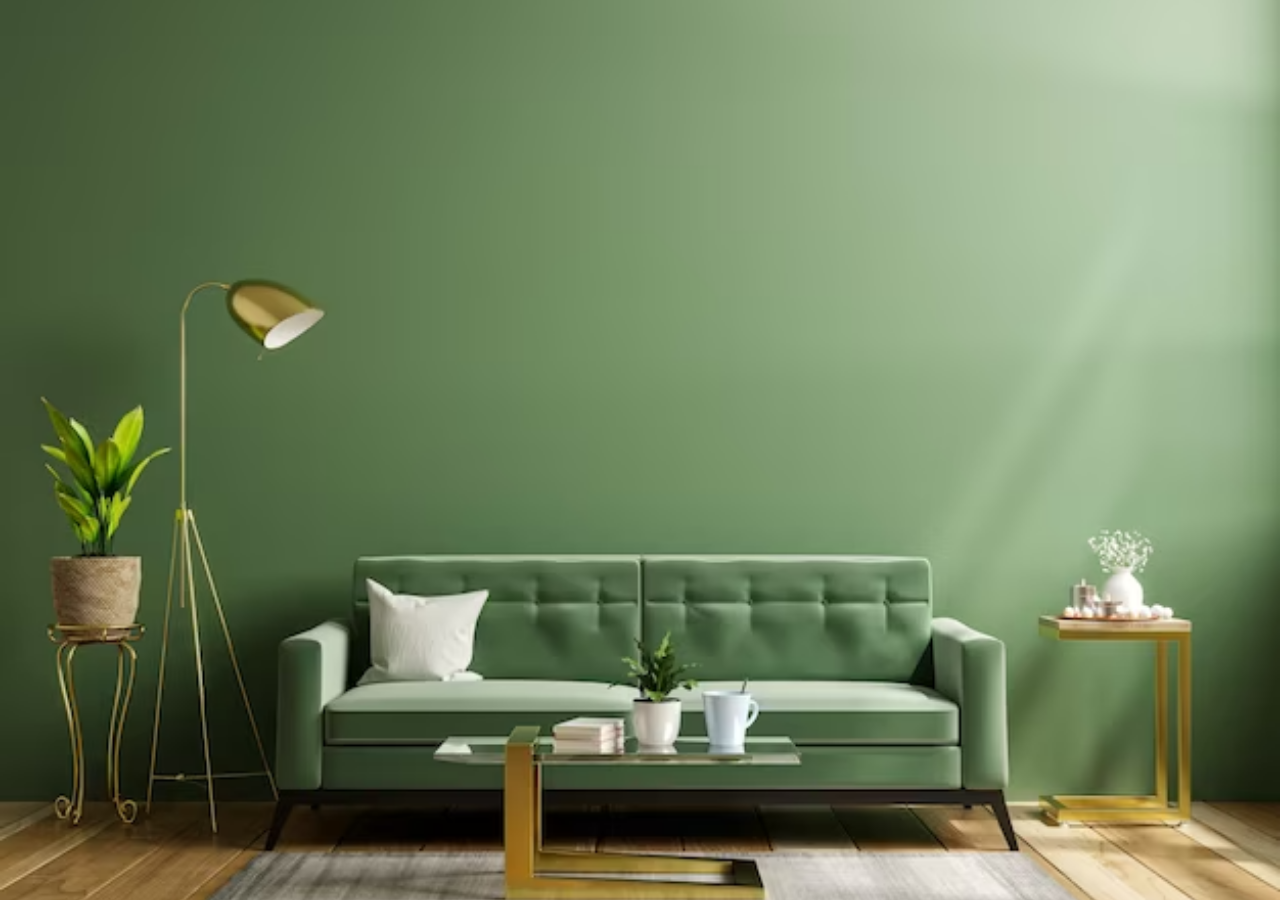
<file: index.html>
<!DOCTYPE html>
<html lang="en">
<head>
    <meta charset="UTF-8">
    <meta name="viewport" content="width=device-width, initial-scale=1.0">
    <title>Pinturas Grace</title>
    <link rel="stylesheet" href="./css/index.css">
</head>
<body>
    <div class="fondo"></div>
    <div class="header">
        <div class="container">
            <img src="./css/svg/logo.svg" alt="logo">
            <p>
                <div id="container">
                    <span id="text1"></span>
                    <span id="text2"></span>
                </div>
                <svg id="filters">
                    <defs>
                        <filter id="threshold">
                            <feColorMatrix in="SourceGraphic"
                                    type="matrix"
                                    values="1 0 0 0 0
                                            0 1 0 0 0
                                            0 0 1 0 0
                                            0 0 0 255 -140" />
                        </filter>
                    </defs>
                </svg>
            </p>
        </div>
    </div>
    <script src="./js/index.js"></script>
</body>
</html>
</file>
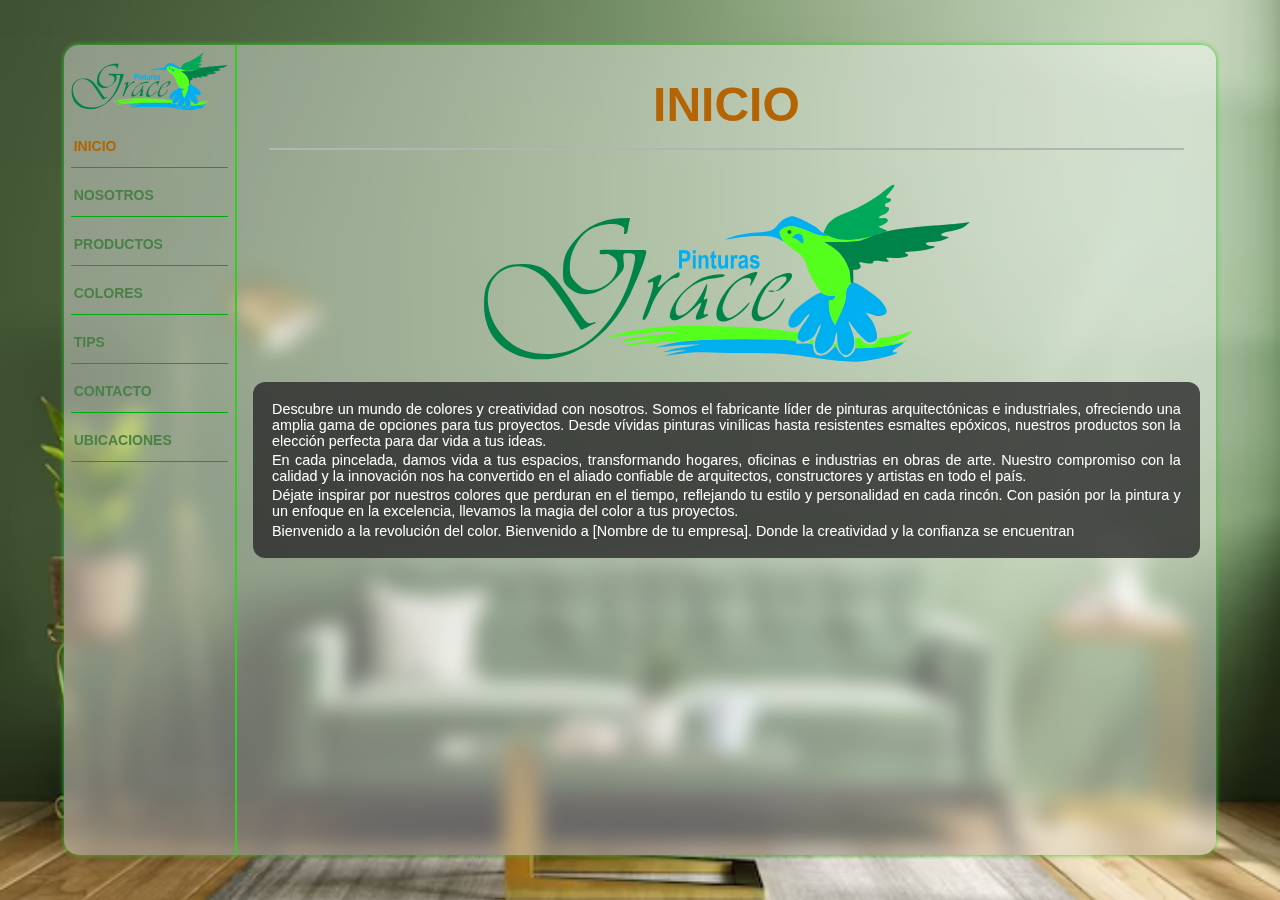
<file: html/Principal.html>
<!DOCTYPE html>
<html lang="es">

<head>
    <meta charset="UTF-8">
    <meta name="viewport" content="width=device-width, initial-scale=1.0">
    <title>Pinturas Grace | Inicio</title>
    <meta name="description"
        content="Bienvenido a Pinturas Grace, el mejor lugar para encontrar una amplia selección de productos de pintura de alta calidad. Descubre nuestras pinturas decorativas y especializadas para interiores y exteriores. ¡Embellece tus espacios con nuestras opciones de colores y acabados!">
    <meta name="keywords"
        content="Pinturas Grace, productos de pintura, pintura decorativa, pintura para interiores, pintura para exteriores">
    <link rel="stylesheet" href="../css/Principal.css">
</head>

<body>
    <div class="container">
        <nav class="nav">
            <img src="../css/svg/logo.svg" alt="Logo Pinturas Grace" title="Pinturas Grace" class="nav__logo">
            <ul class="nav__list">
                <li><a href="#" onclick="mostrarDiv('inicio')">INICIO</a></li>
                <li><a href="#" onclick="mostrarDiv('nosotros')">NOSOTROS</a></li>
                <li><a href="#" onclick="mostrarDiv('productos')">PRODUCTOS</a></li>
                <li><a href="#" onclick="mostrarDiv('colores')">COLORES</a></li>
                <li><a href="#" onclick="mostrarDiv('tips')">TIPS</a></li>
                <li><a href="#" onclick="mostrarDiv('contacto')">CONTACTO</a></li>
                <li><a href="#" onclick="mostrarDiv('ubicaciones')">UBICACIONES</a></li>
            </ul>
        </nav>

        <div class="content">
            <div id="inicio" class="contenido inicio">
                <h2 class="title">INICIO</h2>
                <img src="../css/svg/logo.svg" alt="Logo de Pinturas Grace" class="inicio__logo">
                <div class="paragraph__container">
                    <p class="paragraph">
                        Descubre un mundo de colores y creatividad con nosotros. Somos el fabricante líder de pinturas
                        arquitectónicas e industriales, ofreciendo una amplia gama de opciones para tus proyectos. Desde
                        vívidas pinturas vinílicas hasta resistentes esmaltes epóxicos, nuestros productos son la
                        elección perfecta para dar vida a tus ideas.
                    </p>
                    <p class="paragraph">
                        En cada pincelada, damos vida a tus espacios, transformando hogares, oficinas e industrias en
                        obras de arte. Nuestro compromiso con la calidad y la innovación nos ha convertido en el aliado
                        confiable de arquitectos, constructores y artistas en todo el país.
                    </p>
                    <p class="paragraph">
                        Déjate inspirar por nuestros colores que perduran en el tiempo, reflejando tu estilo y
                        personalidad en cada rincón. Con pasión por la pintura y un enfoque en la excelencia, llevamos
                        la magia del color a tus proyectos.
                    </p>
                    <p class="paragraph">
                        Bienvenido a la revolución del color. Bienvenido a [Nombre de tu empresa]. Donde la creatividad
                        y la confianza se encuentran
                    </p>
                </div>
            </div>
            <div id="nosotros" class="contenido hidden">
                <h2 class="title">NOSOTROS</h2>
                <div class="nosotros__tarjetas__container">
                    <div class="nosotros__card">
                        <div class="card__pre-hover">
                            <h3 class="card__title">MISION</h3>
                            <img src="../css/svg/mision.svg" alt="mision_svg" class="card__pre-hover__img">
                        </div>
                        <div class="card__content">
                            <h3 class="card__title card__title-shadow">MISION</h3>
                            <p class="card__paragraph">Cubrir las necesidades de decoración y protección ambiental de
                                las propiedades de la
                                sociedad.</p>
                        </div>
                    </div>
                    <div class="nosotros__card">
                        <div class="card__pre-hover">
                            <h3 class="card__title">VISION</h3>
                            <img src="../css/svg/vision.svg" alt="vision_svg" class="card__pre-hover__img">
                        </div>
                        <div class="card__content">
                            <h3 class="card__title card__title-shadow">VISION</h3>
                            <p class="card__paragraph">Ser líder en el mercado de pinturas y recubrimientos, con
                                presencia a nivel nacional,
                                que se distinga por productos amigables con el medio ambiente.</p>
                        </div>
                    </div>
                    <div class="nosotros__card">
                        <div class="card__pre-hover">
                            <h3 class="card__title">POLITICA DE CALIDAD</h3>
                            <img src="../css/svg/calidad.svg" alt="calidad_svg" class="card__pre-hover__img">
                        </div>
                        <div class="card__content">
                            <h3 class="card__title card__title-shadow">POLITICA DE CALIDAD</h3>
                            <p class="card__paragraph">Lograr la satisfacción total de los clientes y cubrir con los
                                requisitos acordados en
                                todos los productos que fabricamos a través de la mejora continua aplicada a nuestro
                                sistema de gestión de calidad.</p>
                        </div>
                    </div>
                </div>
            </div>
            <div id="productos" class="contenido hidden">
                <h2 class="title">PRODUCTOS</h2>
            </div>
            <div id="colores" class="contenido hidden">
                <h2 class="title">COLORES</h2>
                <div class="contenido-colores">
                    <div class="mockup">
                        <div class="selector">
                            <div class="color-picker">
                                <select class="colorCategory" id="colorCategory" onchange="showColorsByCategory()">
                                    <option value="Amarillos">Tonos Amarillos</option>
                                    <option value="Naranjas">Tono Naranjas</option>
                                    <option value="Rojos">Tonos Rojos</option>
                                    <option value="Violetas">Tonos Violetas</option>
                                    <option value="Azules">Tonos Azules</option>
                                    <option value="Verdes">Tonos Verdes</option>
                                    <option value="Grises">Tonos Grises</option>
                                    <option value="Marrones">Tonos Marrones</option>
                                    <option value="BlancosNegros">Tonos Blancos y Negros</option>
                                </select>
                            </div>
                            <div class="color-list" id="colorList"></div>
                        </div>
                        <div class="canvas-container">
                            <div class="canvas" id="canvas">
                                <img src="../css/img/Suelo.png" alt="Suelo">
                                <div class="color"></div>
                                <img src="../css/img/Objetos.png" alt="Objetos">
                            </div>
                            <div id="selectedColorName" class="selectedColorName"></div>
                        </div>
                    </div>
                </div>
            </div>
            <div id="tips" class="contenido hidden">
                <h2 class="title">TIPS DE COLOR</h2>
                <div class="tips__container">
                    <div class="paragraph__container">
                        <p class="paragraph">Luz y luminosidad: Si deseas que una habitación se vea más luminosa, opta por
                            colores claros en las paredes y techos.
                            Los colores claros reflejan mejor la luz y hacen que el espacio parezca más amplio y aireado.</p>
                        <p class="paragraph">Contraste y acento: Utiliza colores contrastantes para destacar elementos
                            arquitectónicos, como molduras, puertas o ventanas.
                            Un color más oscuro o brillante en estos detalles puede realzar el diseño de la habitación.</p>
                        <p class="paragraph">Sensación acogedora: Colores cálidos como tonos tierra (marrones, terracotas,
                            etc.) y tonos amarillos pueden crear un ambiente
                            acogedor y relajante en espacios como el salón o el dormitorio.</p>
                        <p class="paragraph">Amplitud en espacios pequeños: Si deseas que una habitación pequeña se vea más
                            grande, utiliza colores claros en todas las
                            paredes y techos. Esto ayudará a que el espacio se sienta más expansivo.</p>
                        <p class="paragraph">Neutralidad y versatilidad: Los colores neutros como el blanco, beige, gris
                            claro, etc., son versátiles y fáciles de combinar
                            con diferentes estilos de decoración.</p>
                        <p class="paragraph">Colores inspiradores: Considera el uso de colores inspiradores en espacios
                            creativos o áreas de trabajo, como el azul para
                            fomentar la concentración o el verde para la relajación.</p>
                        <p class="paragraph">Armonía de colores: Utiliza la rueda de colores para encontrar combinaciones
                            armoniosas. Los colores análogos
                            (los cercanos en la rueda) crean una sensación de armonía y cohesión en la decoración.</p>
                        <p class="paragraph">Integración de espacios: Si tienes un espacio de concepto abierto o áreas
                            conectadas visualmente, elige una paleta de colores
                            coherente para mantener la continuidad entre los espacios.</p>
                        <p class="paragraph">Efecto de techo más alto: Si deseas que el techo parezca más alto, pinta las
                            paredes con un color más claro que el del techo.
                            Esto dará la ilusión de mayor altura.</p>
                        <p class="paragraph">Experimenta con muestras: Antes de pintar toda la habitación, prueba los
                            colores que te gusten en pequeñas áreas o muestras
                            para ver cómo se ven a diferentes horas del día y bajo diferentes condiciones de luz.</p>
                    </div>
                    <div class="img__container">
                        <img src="../css/img/house-colors.jpg" alt="Casas de colores" title="Casas de colores"
                            class="tips__img">
                    </div>
                </div>
            </div>
            <div id="contacto" class="contenido hidden">
                <h2 class="title">Nuestras redes sociales y contacto</h2>
                <div class="contenido-social">
                    <p>Solo da clic en cualquier enlace</p>
                    <div class="enlaces-sociales">
                        <div class="whatsapp">
                            <p>Nuestro WhatsApp</p>
                            <a href="https://api.whatsapp.com/send?phone=+525535535847&text=Hola,%20me%20gustar&iacute;a%20recibir%20mas%20informaci&oacute;n%20acerca%20de%20sus%20productos"
                                target="_blank" rel="noopener">
                                <img src="../css/svg/whatsapp.svg" alt="WhatsApp">
                            </a>
                        </div>
                        <div class="phone">
                            <p>Teléfonos</p>
                            <div class="nums">
                                <div class="num1">
                                    <a href="tel:5558840290">
                                        <img src="../css/svg/phone.svg" alt="Llamada"> 55 5884 0290
                                    </a>
                                </div>
                                <div class="num2">
                                    <a href="tel:5558843034">
                                        <img src="../css/svg/phone.svg" alt="Llamada"> 55 5884 3034
                                    </a>
                                </div>
                            </div>
                        </div>
                        <div class="fb">
                            <p>Nuestra página de Facebook</p>
                            <a href="https://www.facebook.com/profile.php?id=100069054612162" target="_blank">
                                <img src="../css/svg/facebook.svg" alt="Facebook">
                            </a>
                        </div>
                        <div class="mail">
                            <p>Nuestro correo de contacto</p>
                            <a href="mailto:ventas@pinturasgrace.com.mx">
                                <img src="../css/svg/mail.svg" alt="Correo">
                            </a>
                        </div>
                    </div>
                </div>
            </div>
            <div id="ubicaciones" class="contenido hidden">
                <h2 class="title">Nuestras Ubicaciones</h2>
                <div class="contenido-ubicaciones">
                    <div class="mapas">
                        <div class="mapa1">
                            <p>Nuestra Empresa y Oficinas</p>
                            <iframe
                                src="https://www.google.com/maps/embed?pb=!1m14!1m8!1m3!1d60135.3846962948!2d-99.2404783513672!3d19.607556200000005!3m2!1i1024!2i768!4f13.1!3m3!1m2!1s0x85d1f72b16ba9ba5%3A0x139a50bda7aea190!2sPinturas%20Grace!5e0!3m2!1ses!2smx!4v1690390778652!5m2!1ses!2smx"
                                allowfullscreen="" loading="lazy" referrerpolicy="no-referrer-when-downgrade"
                                title="Mapa de nuestra empresa y oficinas"></iframe>
                        </div>
                        <div class="mapa2">
                            <p>Nuestra tienda</p>
                            <iframe
                                src="https://www.google.com/maps/embed?pb=!1m14!1m8!1m3!1d60135.3846962948!2d-99.2404783513672!3d19.607556200000005!3m2!1i1024!2i768!4f13.1!3m3!1m2!1s0x85d1f5be7fcf15b1%3A0x1dc7c64189de909a!2sPinturas%20Grace%20Tienda%20Tultitl%C3%A1n!5e0!3m2!1ses!2smx!4v1690394754092!5m2!1ses!2smx"
                                allowfullscreen="" loading="lazy" referrerpolicy="no-referrer-when-downgrade"
                                title="Mapa de nuestra tienda"></iframe>
                        </div>
                    </div>
                </div>
            </div>
        </div>
    </div>
    <script src="../js/Principal.js"></script>
</body>

</html>
</file>
<file: css/index.css>
/* Importar fuente de Google Fonts */
@import url('https://fonts.googleapis.com/css?family=Raleway:900&display=swap');

/* Estilo de reinicio para todos los elementos */
* {
    margin: 0;
    padding: 0;
}

/* Estilo para el fondo de la página */
.fondo {
    height: 100vh;
    width: 100%;
    /* Fondo con imagen centrada y ajustada al tamaño de la ventana */
    background: url(./img/mpselsvdsfvor3d.png) no-repeat center;
    background-size: cover;
    position: absolute;
}

/* Estilo para el encabezado con animación de desvanecer */
.header {
    opacity: 0;
    height: 100vh;
    width: 100%;
    /* Fondo con imagen centrada y ajustada al tamaño de la ventana */
    background: url(./img/mpselsvdsfvor3d.png) no-repeat center;
    background-size: cover;
    background-attachment: fixed;
    position: relative;
    /* Animación de desvanecer con duración de 9 segundos */
    animation-name: desvanecer;
    animation-duration: 9s;
    animation-iteration-count: 1;
}

/* Animación de desvanecer con opacidad */
@keyframes desvanecer {
    0% {
        opacity: 1;
    }
    90% {
        opacity: 1;
    }
    100% {
        opacity: 0;
    }
}

/* Estilo para el contenedor principal */
.container {
    /* Fondo con transparencia y efecto de desenfoque */
    background: rgba(255, 255, 255, 0.4);
    backdrop-filter: blur(5%);
    padding: 1%;
    position: absolute;
    width: 45%;
    top: 50%;
    left: 50%;
    transform: translate(-50%, -50%);
    /* Propiedades específicas para navegadores */
    -webkit-transform: translate(-50%, -50%);
    -moz-transform: translate(-50%, -50%);
    -ms-transform: translate(-50%, -50%);
    -o-transform: translate(-50%, -50%);
}

/* Estilo para el contenedor de texto */
#container {
    position: relative;
    margin: auto;
    width: 100%;
    height: 80pt;
    top: 50%;
    left: 50%;
    transform: translate(-50%, 20%);
    /* Propiedades específicas para navegadores */
    -webkit-transform: translate(-50%, 20%);
    -moz-transform: translate(-50%, 20%);
    -ms-transform: translate(-50%, 20%);
    -o-transform: translate(-50%, 20%);
}

/* Estilo para los elementos de texto */
#text1, #text2 {
    position: absolute;
    width: 100%;
    display: inline-block;
    font-family: 'Raleway', sans-serif;
    font-size: 80pt;
    text-align: center;
    /* Evita la selección del texto */
    user-select: none;
}
</file>
<file: css/Principal.css>
/*Estilo de reinicio para todos los elementos */
* {
    margin: 0;
    padding: 0;
    box-sizing: border-box;
}

/* Estilo para el cuerpo de la página */
body {
    /* Fondo con imagen centrada y ajustada al tamaño de la ventana */
    background: url(./img/mpselsvdsfvor3d.png) no-repeat center;
    height: 100vh;
    width: 100%;
    background-size: cover;
    overflow: hidden;
}

/* Estilo para el contenido que se oculta y aparece con transición */
.contenido {
    transition: opacity 0.5s ease, visibility 0.5s ease;
    opacity: 0;
    visibility: hidden;
}

/* Estilo para el contenido visible */
.visible {
    opacity: 1;
    visibility: visible;
}
/* Estilo para el contenedor principal */
.container {
    /* Grid container con 20 columnas y altura automática según el contenido */
    display: grid;
    grid-template-columns: repeat(20, 1fr);
    grid-auto-rows: minmax(100px, auto);

    /* Posicionamiento en el centro de la pantalla */
    position: absolute;
    width: 90%;
    height: 90%;
    top: 50%;
    left: 50%;
    transform: translate(-50%, -50%);

    /* Fondo con transparencia y efecto de desenfoque */
    background: rgba(255, 255, 255, 0.4);
    backdrop-filter: blur(10px);

    /* Sombra para el contenedor */
    box-shadow: 0 0 5px #36cb25;

    /* Bordes redondeados */
    border-radius: 15px;

    /* Oculta el desbordamiento de los contenidos */
    overflow: hidden;

    /* Animación de entrada con opacidad */
    animation-name: entrada;
    animation-duration: 1.5s;
    animation-iteration-count: 1;
    opacity: 1;
}

/* Animación de entrada con opacidad */
@keyframes entrada {
    0% {
        opacity: 0;
    }
    100% {
        opacity: 1;
    }
}

/*---INICIO: ESTILOS PARA LA BARRA DE NAVEGACION---*/
/* Estilo para la barra de navegación */
.nav {
    grid-column: 1/4;
    padding: 1%;
    border-right: 2px solid rgb(54, 203, 37);
}

/* Estilo para el logotipo */
.nav__logo{
    margin: 5px;
}

/* Estilo para la lista de enlaces de navegación */
.nav__list {
    list-style: none;
}

/* Estilo para cada elemento de la lista de enlaces de navegación */
.nav__list li {
    margin-left: 5px;
    margin-right: 5px;
    margin-top: 1rem;
    padding-bottom: 10px;
    border-bottom: 1px solid rgb(0, 170, 17);
    font-family: Arial, Helvetica, sans-serif;
    font-weight: bold;
    font-size: 14px;
}

/* Estilo para los enlaces de navegación */
.nav__list li a {
    text-decoration: none;
    display: block;
    /* Transiciones al cambiar de color y escala */
    transition: color 0.3s ease, transform 0.3s ease;
    padding: 3px;
}

/* Estilo para los enlaces de navegación al hacer hover */
.nav__list li a:hover {
    color: #E8B71A;
    transform: scale(1.5);
    transform-origin: left;
}

/* Estilo para los enlaces de navegación inactivos */
.inactive-link {
    color: #4a8047;
}

/* Estilo para los enlaces de navegación activos */
.active-link {
    color: #b46402;
}

/*---FIN: ESTILOS PARA LA BARRA DE NAVEGACION---*/

/*---INICIO: ESTILOS PARA EL CONTENEDOR GENERAL---*/
.content{
    grid-column: 4/21;
    position: absolute;
    width: 100%;
    height: 100%;
}
/*---FIN: ESTILOS PARA EL CONTENEDOR GENERAL---*/

/*---INICIO: MODIFICADORES---*/
.title{
    text-align: center;
    font-family: Arial, Helvetica, sans-serif;
    font-weight: bold;
    color: #b46402;
    font-size: 3rem;
    border-bottom: 2px solid #b4b4b4;
    margin: 2rem;
    padding-bottom: 1rem;
}

.paragraph__container{
    background: #000000ac;
    backdrop-filter: blur(15px);
    margin: 1rem;
    padding: 1rem;
    border-radius: 12px;
    -webkit-border-radius: 12px;
    -moz-border-radius: 12px;
    -ms-border-radius: 12px;
    -o-border-radius: 12px;
}

.paragraph{
    font-family: Arial, Helvetica, sans-serif;
    color: #fff;
    text-align: justify;
    font-size: 0.9rem;
    margin: 0.2rem 0.2rem;
}

/*---FIN: MODIFICADORES---*/

/*---INICIO: ESTILOS DEL DIV INICIO---*/
.inicio{
    text-align: center;
}
.inicio__logo{
    width: 50%;
}
/*---FIN: ESTILOS DEL DIV INICIO---*/

/*---INICIO: ESTILOS DEL DIV NOSOTROS*/
.nosotros__tarjetas__container{
    position: absolute;
    width: 100%;
    display: grid;
    grid-template-columns: repeat(3, 1fr);
}

.nosotros__card{
    border-radius: 25px;
    margin: 5rem;
    height: 20rem;
    background: #000000a2;
    backdrop-filter: blur(1px);
    display: block;
    -webkit-border-radius: 25px;
    -moz-border-radius: 25px;
    -ms-border-radius: 25px;
    -o-border-radius: 25px;
    position: relative;
    box-shadow: 2px 2px 4px #257720;
}

.card__pre-hover{
    text-align: center;
    color: #ffffff;
    font-weight: bold;
    font-family: Arial, Helvetica, sans-serif;
    padding: 1rem;
}
.card__title{
    text-align: center;
    margin-bottom: 0.7rem;
    font-size: 1.3rem;
}
.card__pre-hover__img{
    position: absolute;
    left: 50%;
    top: 50%;
    transform: translate(-50%, -50%);
    width: 70%;
}
.card__content {
    opacity: 0;
    visibility: hidden;
}
.card__title-shadow{
    text-shadow: 0px 0px 5px #fff;
}
.card__paragraph{
    margin-top: 1rem;
    font-size: 1rem;
    text-align: center;
}
.nosotros__card:hover .card__content {
    position: absolute;
    top: 0;
    left: 0;
    width: 100%;
    height: 100%;
    padding: 20px;
    opacity: 1;
    visibility: visible;
    box-shadow: 3px 3px 5px #fcfcfc;
    background-color: #0000008c;
    backdrop-filter: blur(15px);
    border-radius: 25px;
    transition: opacity 0.5s ease;
    -webkit-border-radius: 25px;
    -moz-border-radius: 25px;
    -ms-border-radius: 25px;
    -o-border-radius: 25px;
    font-family: Arial, Helvetica, sans-serif;
    -webkit-transition: opacity 0.5s ease;
    -moz-transition: opacity 0.5s ease;
    -ms-transition: opacity 0.5s ease;
    -o-transition: opacity 0.5s ease;
    color: #fff;
}

/*----ESTILOS DE LOS PRODUCTOS----*/

.tips__container{
    width: 100%;
}
.tips__container .paragraph__container{
    width: 60%;
    display: inline-block;
}

.img__container{
    width: 33%;
    display: inline-block;
    position: absolute;
    margin: 1rem;
}

.tips__img{
    width: 100%;
}

.contenido-social {
    margin-top: 2rem;
}

.contenido-social p {
    grid-column: 1/5;
    text-align: center;
    font-family: Arial, Helvetica, sans-serif;
    color: #b46402;
    margin: 1rem;
}

.enlaces-sociales {
    width: 100%;
    display: grid;
    grid-template-columns: repeat(4, 1fr);
}

.enlaces-sociales > div {
    height: 100%;
    margin: 0 auto;
    text-align: center;
}

.enlaces-sociales p {
    color: #b46402;
    font-size: medium;
    margin-bottom: 0.5rem;
    font-family: Arial, Helvetica, sans-serif;
    font-weight: 800;
}

.nums {
    display: flex;
    flex-direction: column;
    align-items: center;
    margin-top: 2rem;
    margin-bottom: 2rem;
}

.num1 a, .num2 a {
    text-decoration: none;
    font-family: Arial, Helvetica, sans-serif;
    font-size: 1.3rem;
    color: #b46402;
    display: flex;
    align-items: center;
}

.num1 img, .num2 img {
    width: 11%;
}

a img {
    margin: 2rem;
    width: 40%;
}

.mapas{
    display: grid;
    grid-template-columns: repeat(2, 1fr);
    grid-auto-rows: minmax(auto,auto);
}
/* Estilo para los mapas de ubicaciones */
.contenido-ubicaciones .mapa1, .contenido-ubicaciones .mapa2 {
    margin: 0 auto;
    text-align: center;
}

/* Estilo para los párrafos de los mapas de ubicaciones */
.contenido-ubicaciones .mapa1 p, .contenido-ubicaciones .mapa2 p {
    color: #b46402;
    font-size: medium;
    margin-bottom: 0.5rem;
    font-family: Arial, Helvetica, sans-serif;
    font-weight: 800;
}

/* Estilo para los iframes de los mapas de ubicaciones */
.contenido-ubicaciones iframe {
    width: 20rem;
    height: 20rem;
    /* Bordes redondeados y sombra */
    border-radius: 15px;
    box-shadow: 1px 1px 1px #000000, 2px 2px 1px #fff, 3px 3px 1px #000000, 5px 5px 7px #36cb25;
}






.mockup{
    position: absolute;
    width: 100%;
    height: 100%;
    display: grid;
    grid-template-columns: repeat(8, 1fr);
    grid-auto-rows: minmax(auto, auto);
}

.selector {
    grid-column: 1/6;
    padding-top: 1rem;
    padding-left: 2rem;
    padding-right: 2rem;
}

.canvas-container{
    grid-column: 6/9;
}
select{
    appearance: none;
    border: 0;
    outline: 0;
    font: inherit;


    width: 100%;
    height: 3em;
    padding: 0 4em 0 1em;
    background: url(https://upload.wikimedia.org/wikipedia/commons/9/9d/Caret_down_font_awesome_whitevariation.svg) no-repeat right 0.8em center/1.4em, linear-gradient(to left, rgba(255, 255, 255, 0.3) 3em, rgba(255, 255, 255, 0.2) 3em);
    text-align: center;
    font-family: Arial, Helvetica, sans-serif;
}

select::-moz-focus-inner{
    outline: none;
}

select::-ms-expand{
    display: none;
}

select option{
    background: transparent;
    font-family: Arial, Helvetica, sans-serif;
}

.color-option {
    display: inline-flex;
    margin-top: 1em;
    width: 5rem;
    height: 3rem;
    margin-right: 10px;
    cursor: pointer;
}

.canvas-container {
    position: relative;
}

.canvas {
    position: relative;
    width: 95%;
    height: 45%;
}

.canvas img {
    position: absolute;
    top: 0;
    left: 0;
    width: 100%;
    height: 100%;
    pointer-events: none; 
}

.canvas .color {
    position: absolute;
    top: 0;
    left: 0;
    width: 100%;
    height: 84.6%;
    pointer-events: none;
}

.selectedColorName{
    width: 87.5%;
    padding: 1rem;
    background: #000000;
    color: #fff;
    font-family: Arial, Helvetica, sans-serif;
}
</file>
